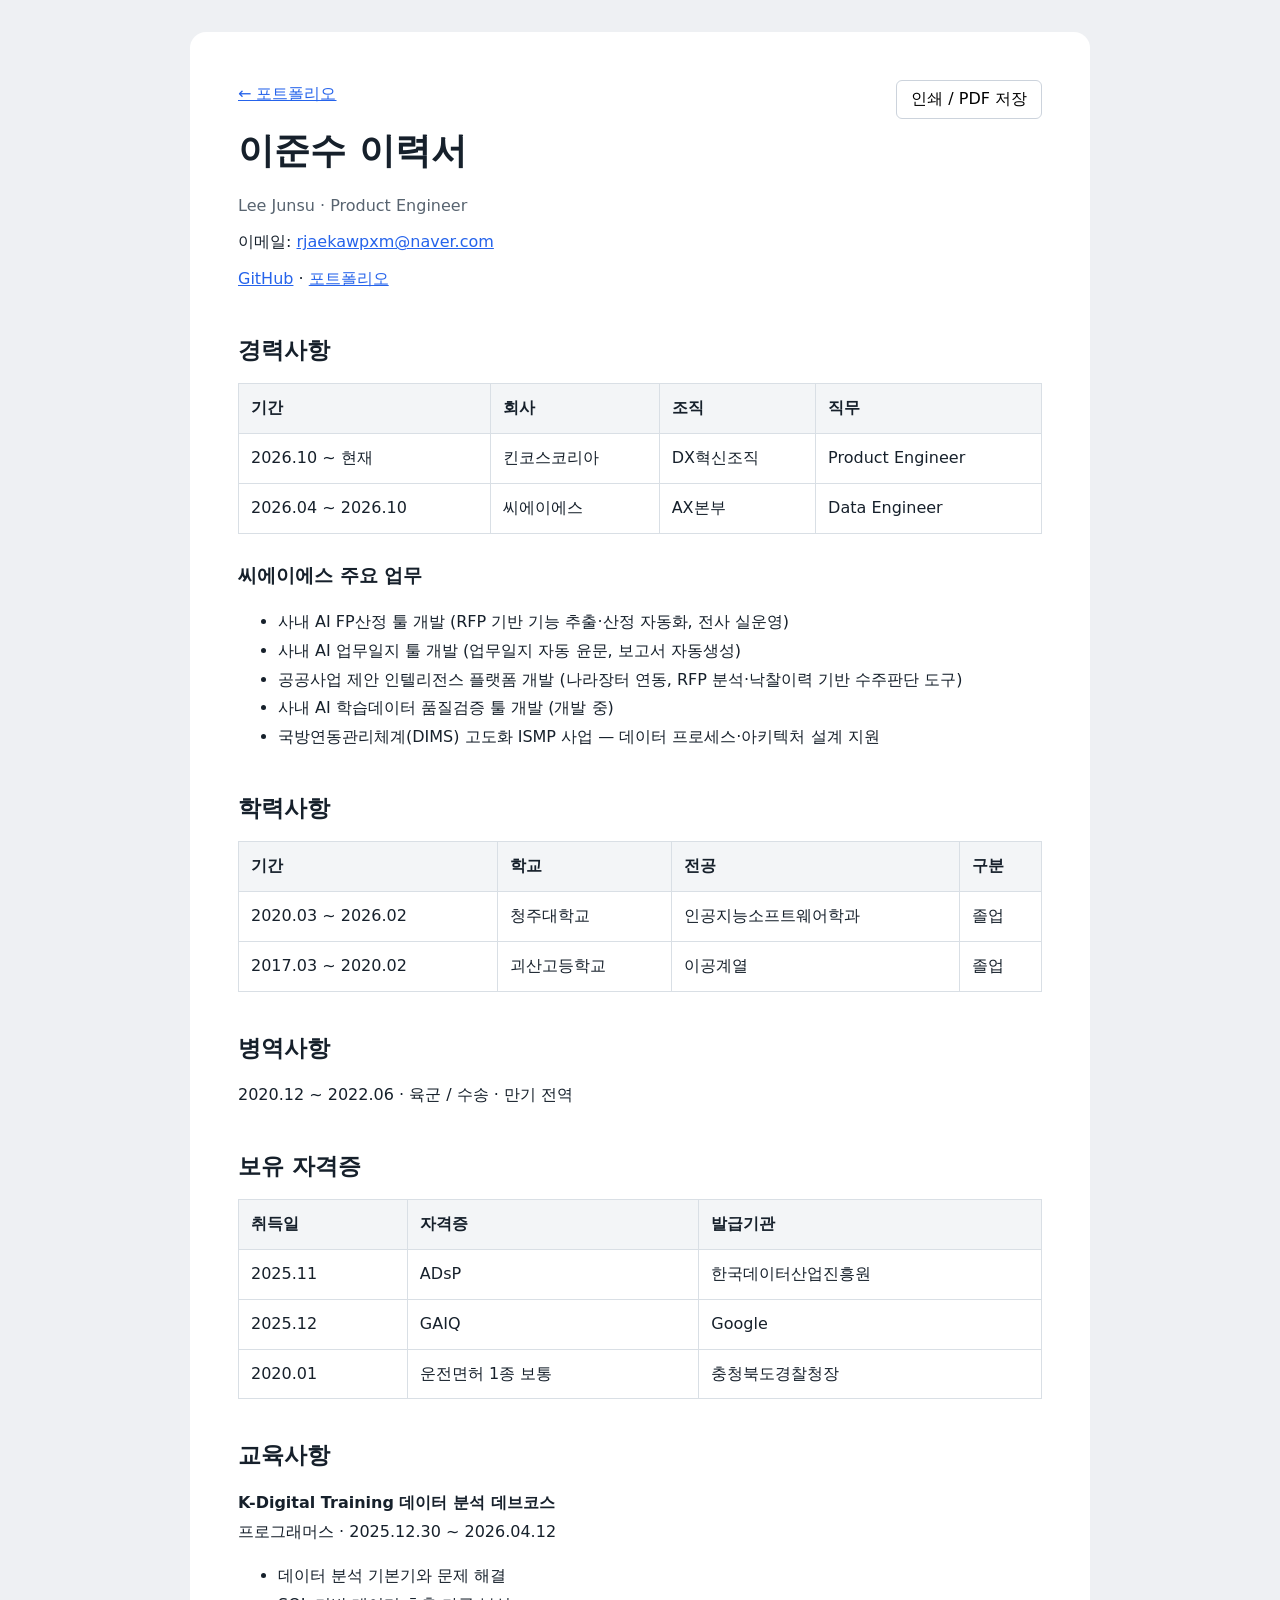
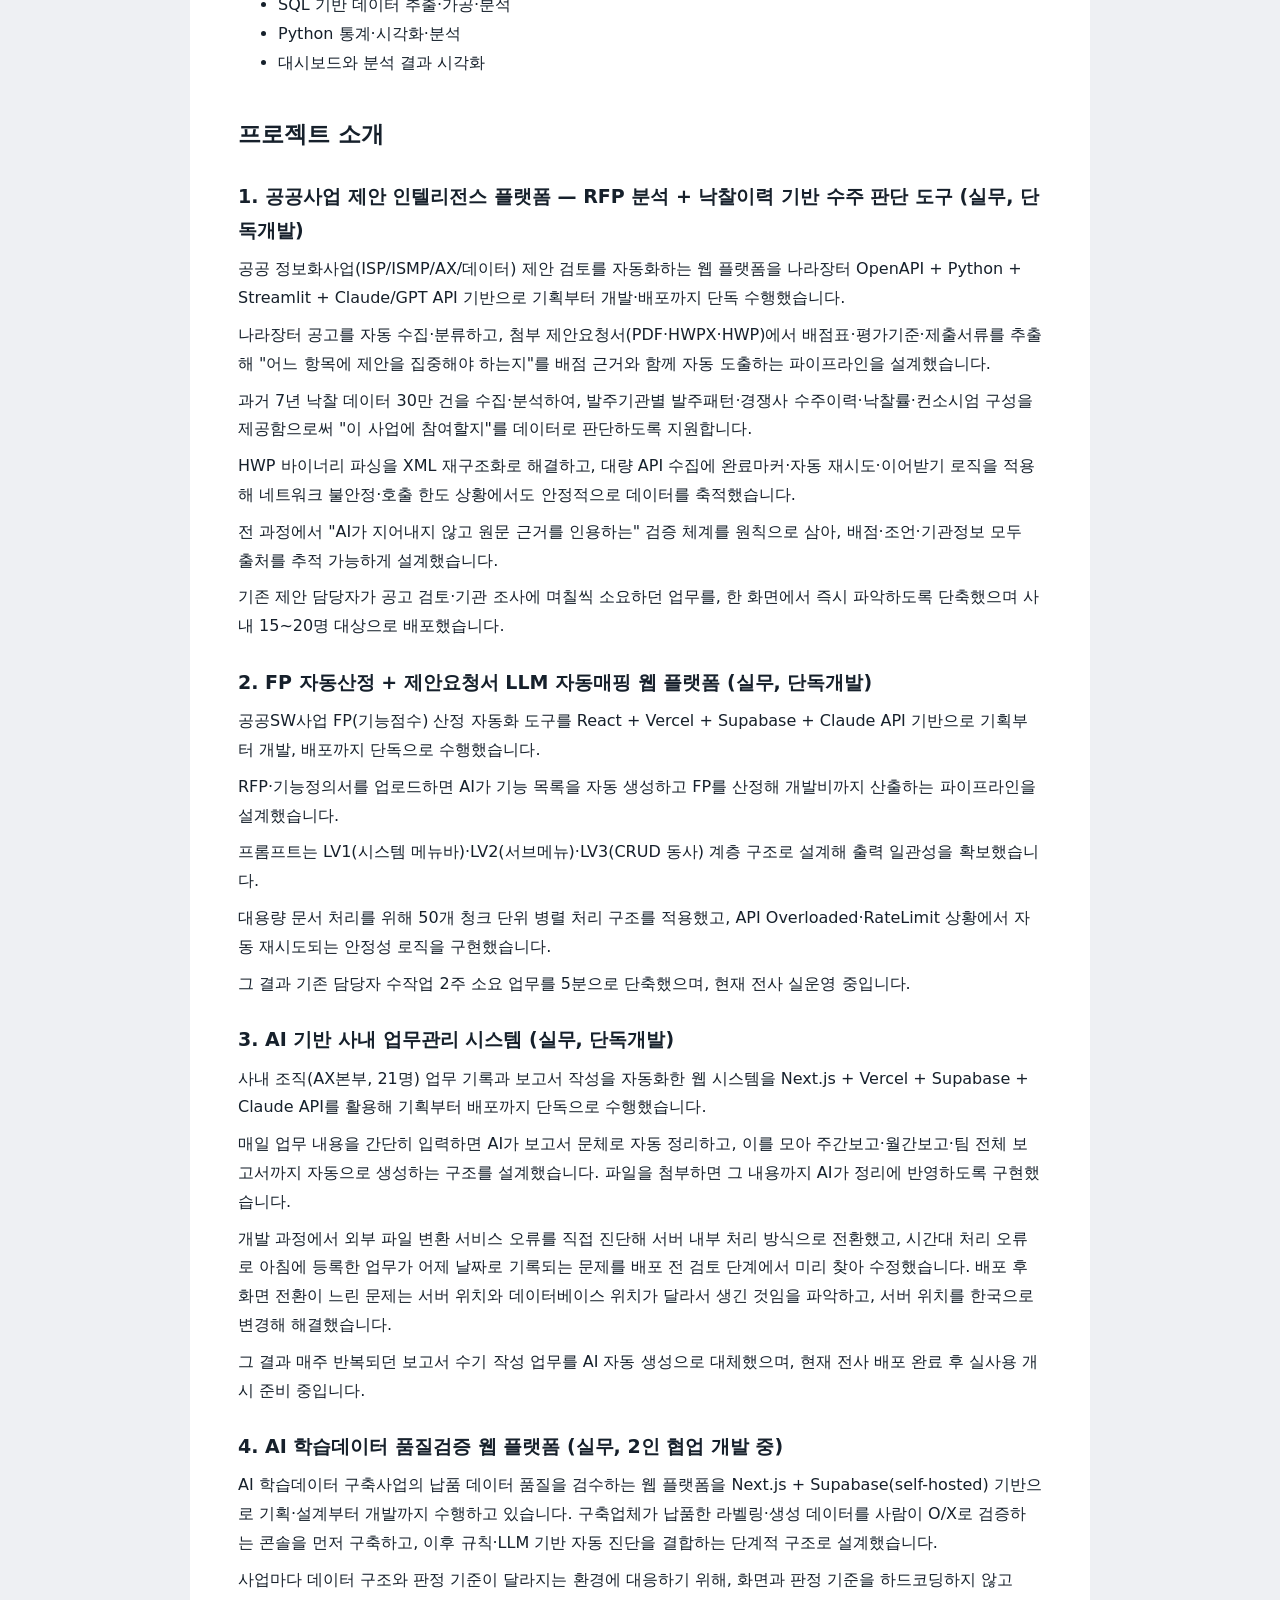
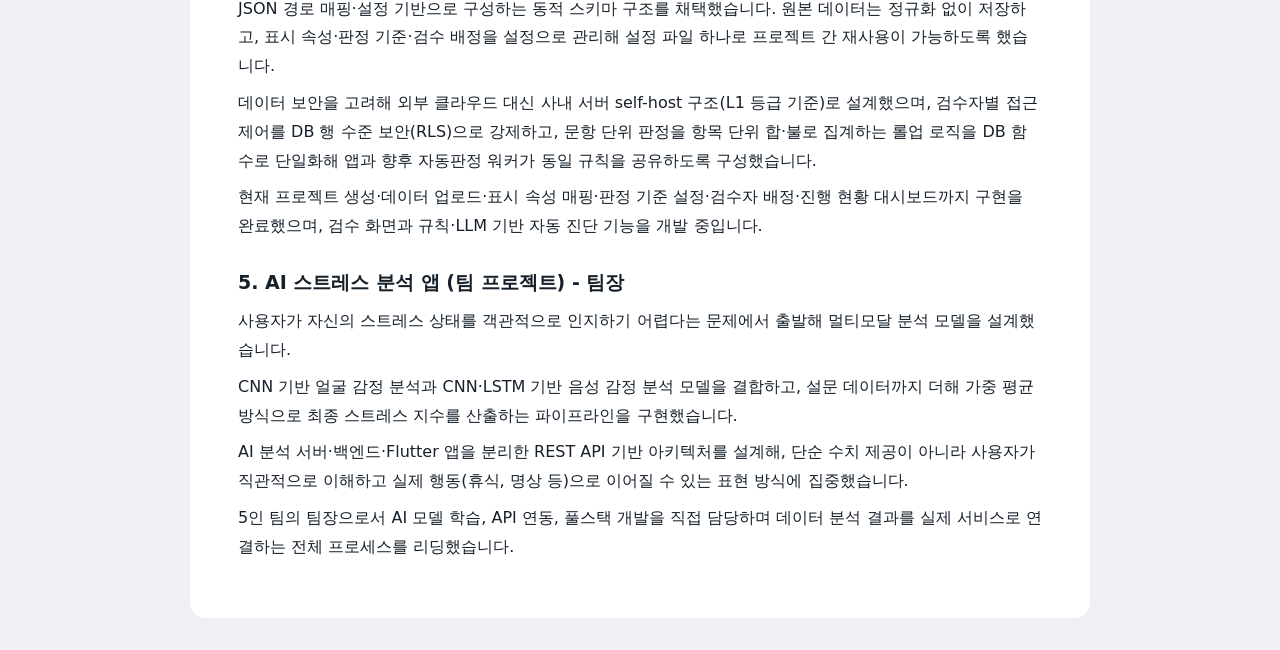
<file: ppt/profile.html>
<!doctype html><html lang="ko"><head><meta charset="utf-8"><meta name="viewport" content="width=device-width,initial-scale=1"><title>이준수 이력서</title><style>
*{box-sizing:border-box}body{margin:0;background:#eef0f3;color:#16202b;font:16px/1.8 system-ui,-apple-system,"Malgun Gothic",sans-serif}main{max-width:900px;margin:32px auto;padding:48px;background:white;border-radius:16px}h1{margin:0;font-size:36px}h2{margin:36px 0 12px;font-size:23px}h3{margin:24px 0 8px;font-size:19px}p{margin:8px 0}a{color:#2563eb}table{width:100%;border-collapse:collapse;margin:12px 0}th,td{border:1px solid #d9dfe5;padding:10px 12px;text-align:left;vertical-align:top}th{background:#f3f5f7}article{break-inside:avoid}nav{display:flex;justify-content:space-between;gap:12px}button{font:inherit;border:1px solid #ccd3dc;background:white;border-radius:6px;padding:4px 14px;cursor:pointer}.muted{color:#586470}@media(max-width:650px){main{margin:0;padding:24px 18px;border-radius:0}table{font-size:13px}td,th{padding:7px}}@media print{body{background:white}main{margin:0;padding:0;max-width:none}nav{display:none}h2,h3{break-after:avoid}article{break-inside:auto}a{color:inherit;text-decoration:none}}
</style></head><body><main><nav><a href="../index.html">← 포트폴리오</a><button type="button" onclick="window.print()">인쇄 / PDF 저장</button></nav><h1>이준수 이력서</h1><p class="muted">Lee Junsu · Product Engineer</p><p>이메일: <a href="mailto:rjaekawpxm@naver.com">rjaekawpxm@naver.com</a></p><p><a href="https://github.com/rjaekawpxm1-netizen">GitHub</a> · <a href="../index.html">포트폴리오</a></p><h2>경력사항</h2><table><thead><tr><th>기간</th><th>회사</th><th>조직</th><th>직무</th></tr></thead><tbody><tr><td>2026.10 ~ 현재</td><td>킨코스코리아</td><td>DX혁신조직</td><td>Product Engineer</td></tr><tr><td>2026.04 ~ 2026.10</td><td>씨에이에스</td><td>AX본부</td><td>Data Engineer</td></tr></tbody></table><h3>씨에이에스 주요 업무</h3><ul><li>사내 AI FP산정 툴 개발 (RFP 기반 기능 추출·산정 자동화, 전사 실운영)</li><li>사내 AI 업무일지 툴 개발 (업무일지 자동 윤문, 보고서 자동생성)</li><li>공공사업 제안 인텔리전스 플랫폼 개발 (나라장터 연동, RFP 분석·낙찰이력 기반 수주판단 도구)</li><li>사내 AI 학습데이터 품질검증 툴 개발 (개발 중)</li><li>국방연동관리체계(DIMS) 고도화 ISMP 사업 — 데이터 프로세스·아키텍처 설계 지원</li></ul><h2>학력사항</h2><table><thead><tr><th>기간</th><th>학교</th><th>전공</th><th>구분</th></tr></thead><tbody><tr><td>2020.03 ~ 2026.02</td><td>청주대학교</td><td>인공지능소프트웨어학과</td><td>졸업</td></tr><tr><td>2017.03 ~ 2020.02</td><td>괴산고등학교</td><td>이공계열</td><td>졸업</td></tr></tbody></table><h2>병역사항</h2><p>2020.12 ~ 2022.06 · 육군 / 수송 · 만기 전역</p><h2>보유 자격증</h2><table><thead><tr><th>취득일</th><th>자격증</th><th>발급기관</th></tr></thead><tbody><tr><td>2025.11</td><td>ADsP</td><td>한국데이터산업진흥원</td></tr><tr><td>2025.12</td><td>GAIQ</td><td>Google</td></tr><tr><td>2020.01</td><td>운전면허 1종 보통</td><td>충청북도경찰청장</td></tr></tbody></table><h2>교육사항</h2><p><strong>K-Digital Training 데이터 분석 데브코스</strong><br>프로그래머스 · 2025.12.30 ~ 2026.04.12</p><ul><li>데이터 분석 기본기와 문제 해결</li><li>SQL 기반 데이터 추출·가공·분석</li><li>Python 통계·시각화·분석</li><li>대시보드와 분석 결과 시각화</li></ul><h2>프로젝트 소개</h2><article><h3>1.  공공사업 제안 인텔리전스 플랫폼  — RFP 분석 + 낙찰이력 기반 수주 판단 도구 (실무, 단독개발)</h3><p>공공 정보화사업(ISP/ISMP/AX/데이터) 제안 검토를 자동화하는 웹 플랫폼을 나라장터 OpenAPI + Python + Streamlit + Claude/GPT API 기반으로 기획부터 개발·배포까지 단독 수행했습니다.</p><p>나라장터 공고를 자동 수집·분류하고, 첨부 제안요청서(PDF·HWPX·HWP)에서 배점표·평가기준·제출서류를 추출해 &quot;어느 항목에 제안을 집중해야 하는지&quot;를 배점 근거와 함께 자동 도출하는 파이프라인을 설계했습니다.</p><p>과거 7년 낙찰 데이터 30만 건을 수집·분석하여, 발주기관별 발주패턴·경쟁사 수주이력·낙찰률·컨소시엄 구성을 제공함으로써 &quot;이 사업에 참여할지&quot;를 데이터로 판단하도록 지원합니다.</p><p>HWP 바이너리 파싱을 XML 재구조화로 해결하고, 대량 API 수집에 완료마커·자동 재시도·이어받기 로직을 적용해 네트워크 불안정·호출 한도 상황에서도 안정적으로 데이터를 축적했습니다.</p><p>전 과정에서 &quot;AI가 지어내지 않고 원문 근거를 인용하는&quot; 검증 체계를 원칙으로 삼아, 배점·조언·기관정보 모두 출처를 추적 가능하게 설계했습니다.</p><p>기존 제안 담당자가 공고 검토·기관 조사에 며칠씩 소요하던 업무를, 한 화면에서 즉시 파악하도록 단축했으며 사내 15~20명 대상으로 배포했습니다.</p></article>
<article><h3>2.  FP 자동산정 + 제안요청서 LLM 자동매핑 웹 플랫폼 (실무, 단독개발)</h3><p>공공SW사업 FP(기능점수) 산정 자동화 도구를 React + Vercel + Supabase + Claude API 기반으로 기획부터 개발, 배포까지 단독으로 수행했습니다.</p><p>RFP·기능정의서를 업로드하면 AI가 기능 목록을 자동 생성하고 FP를 산정해 개발비까지 산출하는 파이프라인을 설계했습니다. </p><p>프롬프트는 LV1(시스템 메뉴바)·LV2(서브메뉴)·LV3(CRUD 동사) 계층 구조로 설계해 출력 일관성을 확보했습니다.</p><p>대용량 문서 처리를 위해 50개 청크 단위 병렬 처리 구조를 적용했고, API Overloaded·RateLimit 상황에서 자동 재시도되는 안정성 로직을 구현했습니다.</p><p>그 결과 기존 담당자 수작업 2주 소요 업무를 5분으로 단축했으며, 현재 전사 실운영 중입니다.</p></article>
<article><h3>3.  AI 기반 사내 업무관리 시스템 (실무, 단독개발)</h3><p>사내 조직(AX본부, 21명) 업무 기록과 보고서 작성을 자동화한 웹 시스템을 Next.js + Vercel + Supabase + Claude API를 활용해 기획부터 배포까지 단독으로 수행했습니다.</p><p>매일 업무 내용을 간단히 입력하면 AI가 보고서 문체로 자동 정리하고, 이를 모아 주간보고·월간보고·팀 전체 보고서까지 자동으로 생성하는 구조를 설계했습니다. 파일을 첨부하면 그 내용까지 AI가 정리에 반영하도록 구현했습니다.</p><p>개발 과정에서 외부 파일 변환 서비스 오류를 직접 진단해 서버 내부 처리 방식으로 전환했고, 시간대 처리 오류로 아침에 등록한 업무가 어제 날짜로 기록되는 문제를 배포 전 검토 단계에서 미리 찾아 수정했습니다. 배포 후 화면 전환이 느린 문제는 서버 위치와 데이터베이스 위치가 달라서 생긴 것임을 파악하고, 서버 위치를 한국으로 변경해 해결했습니다.</p><p>그 결과 매주 반복되던 보고서 수기 작성 업무를 AI 자동 생성으로 대체했으며, 현재 전사 배포 완료 후 실사용 개시 준비 중입니다.</p></article>
<article><h3>4.  AI 학습데이터 품질검증 웹 플랫폼 (실무, 2인 협업 개발 중)</h3><p>AI 학습데이터 구축사업의 납품 데이터 품질을 검수하는 웹 플랫폼을 Next.js + Supabase(self-hosted) 기반으로 기획·설계부터 개발까지 수행하고 있습니다. 구축업체가 납품한 라벨링·생성 데이터를 사람이 O/X로 검증하는 콘솔을 먼저 구축하고, 이후 규칙·LLM 기반 자동 진단을 결합하는 단계적 구조로 설계했습니다.</p><p>사업마다 데이터 구조와 판정 기준이 달라지는 환경에 대응하기 위해, 화면과 판정 기준을 하드코딩하지 않고 JSON 경로 매핑·설정 기반으로 구성하는 동적 스키마 구조를 채택했습니다. 원본 데이터는 정규화 없이 저장하고, 표시 속성·판정 기준·검수 배정을 설정으로 관리해 설정 파일 하나로 프로젝트 간 재사용이 가능하도록 했습니다.</p><p>데이터 보안을 고려해 외부 클라우드 대신 사내 서버 self-host 구조(L1 등급 기준)로 설계했으며, 검수자별 접근 제어를 DB 행 수준 보안(RLS)으로 강제하고, 문항 단위 판정을 항목 단위 합·불로 집계하는 롤업 로직을 DB 함수로 단일화해 앱과 향후 자동판정 워커가 동일 규칙을 공유하도록 구성했습니다.</p><p>현재 프로젝트 생성·데이터 업로드·표시 속성 매핑·판정 기준 설정·검수자 배정·진행 현황 대시보드까지 구현을 완료했으며, 검수 화면과 규칙·LLM 기반 자동 진단 기능을 개발 중입니다.</p></article>
<article><h3>5. AI 스트레스 분석 앱 (팀 프로젝트) - 팀장</h3><p>사용자가 자신의 스트레스 상태를 객관적으로 인지하기 어렵다는 문제에서 출발해 멀티모달 분석 모델을 설계했습니다.</p><p>CNN 기반 얼굴 감정 분석과 CNN·LSTM 기반 음성 감정 분석 모델을 결합하고, 설문 데이터까지 더해 가중 평균 방식으로 최종 스트레스 지수를 산출하는 파이프라인을 구현했습니다.</p><p>AI 분석 서버·백엔드·Flutter 앱을 분리한 REST API 기반 아키텍처를 설계해, 단순 수치 제공이 아니라 사용자가 직관적으로 이해하고 실제 행동(휴식, 명상 등)으로 이어질 수 있는 표현 방식에 집중했습니다.</p><p>5인 팀의 팀장으로서 AI 모델 학습, API 연동, 풀스택 개발을 직접 담당하며 데이터 분석 결과를 실제 서비스로 연결하는 전체 프로세스를 리딩했습니다.</p></article>
</main></body></html>
</file>
